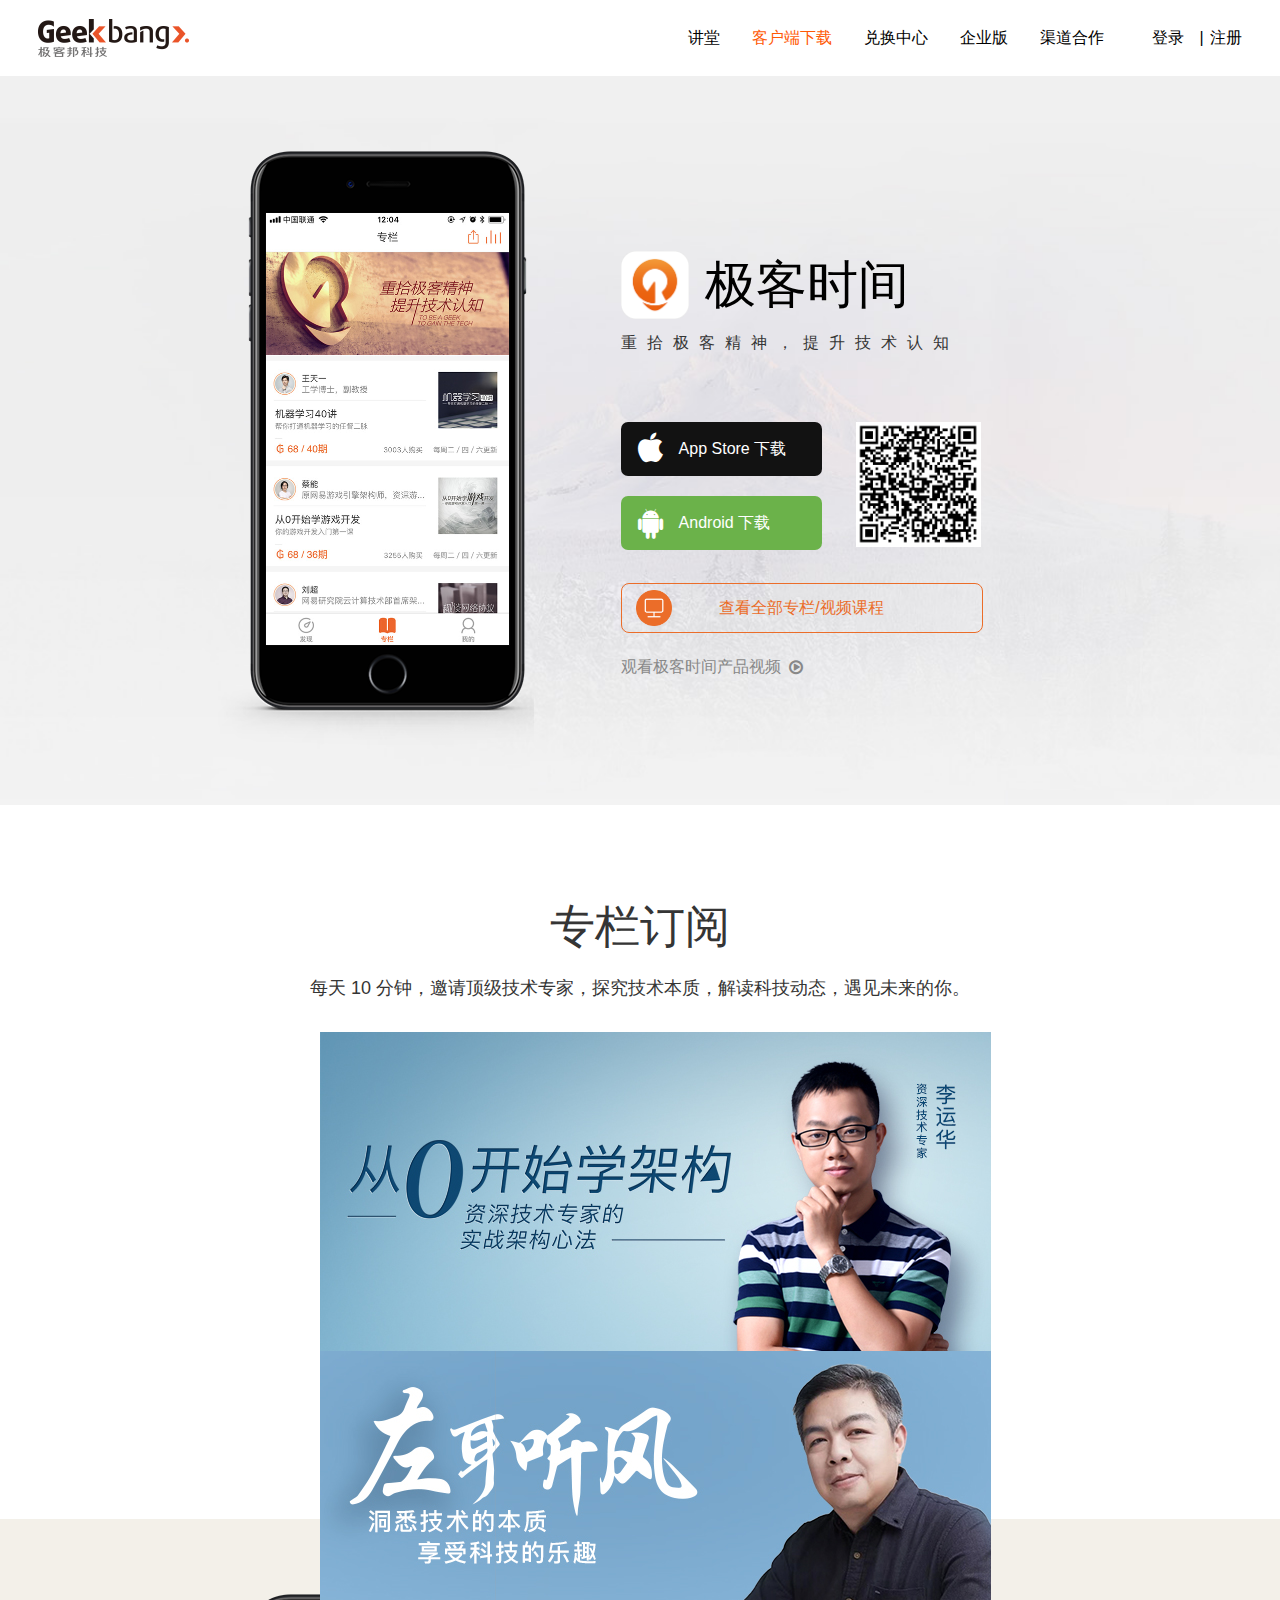
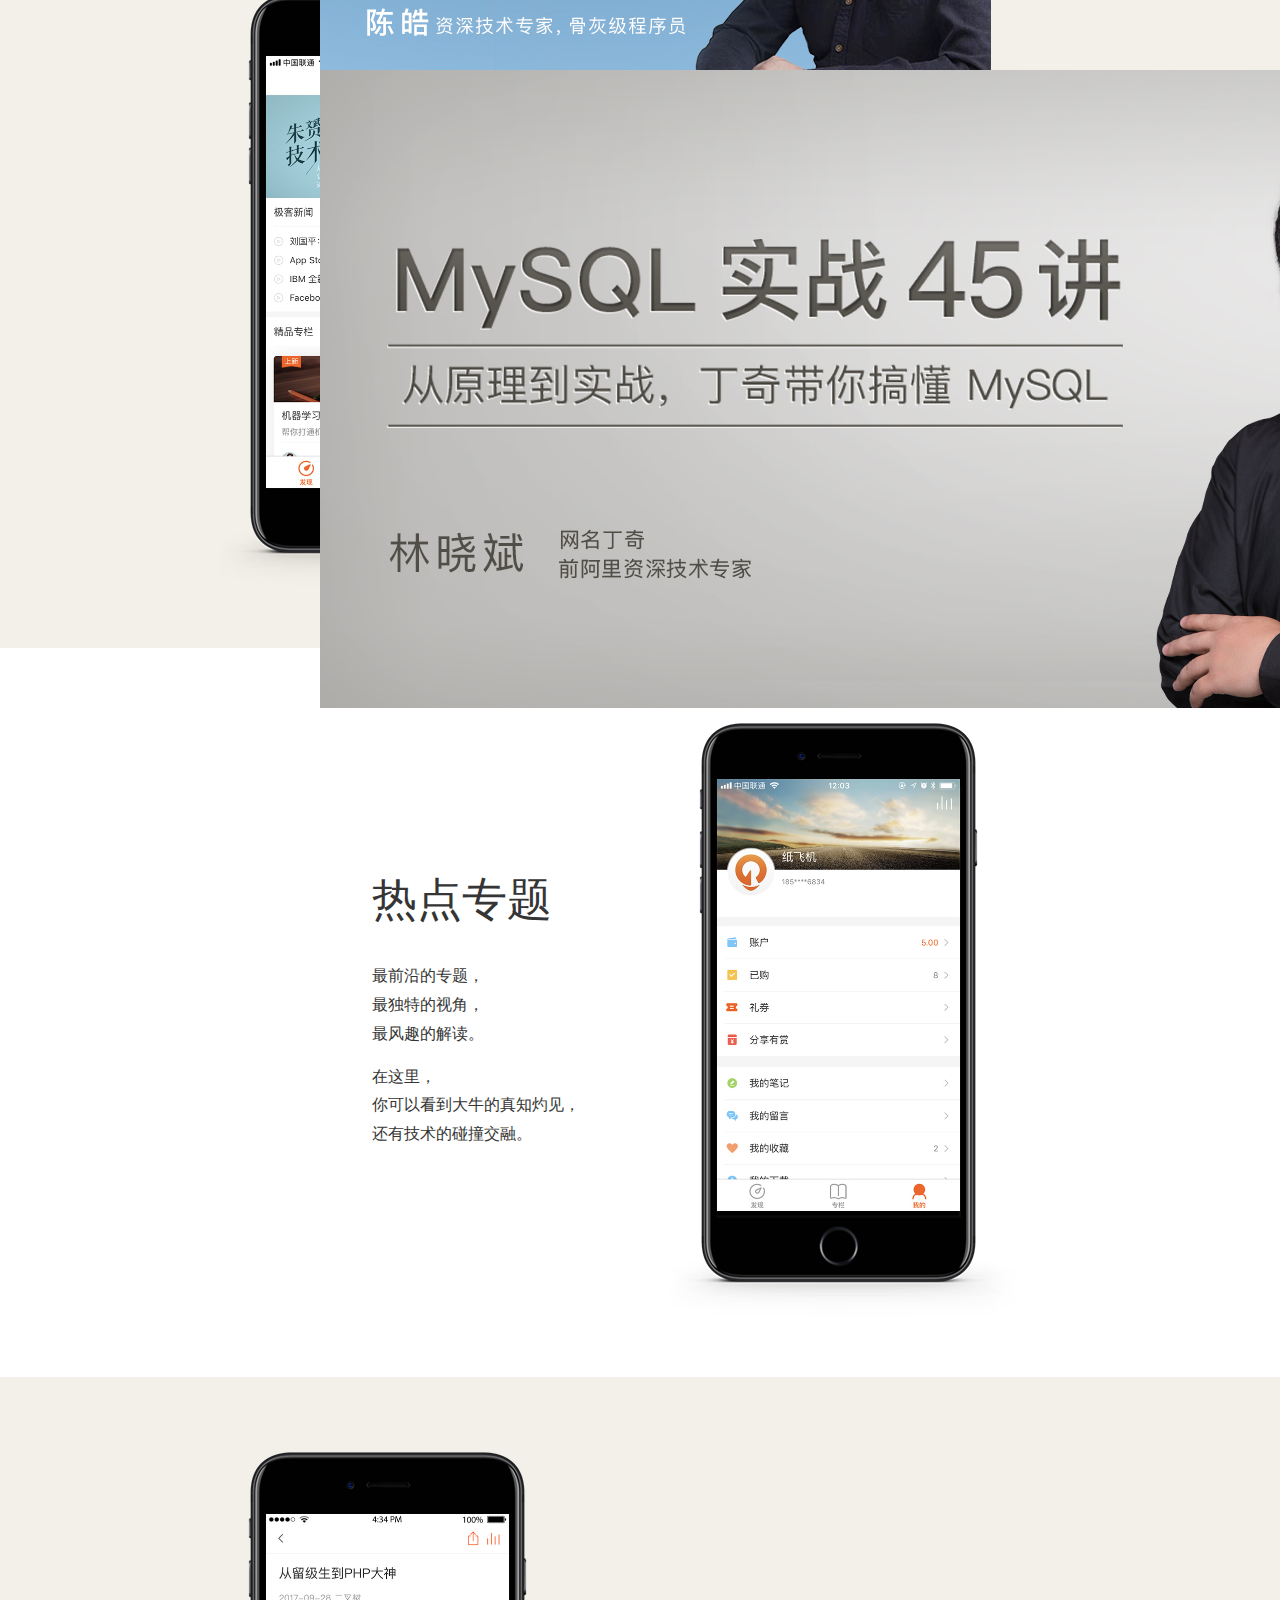
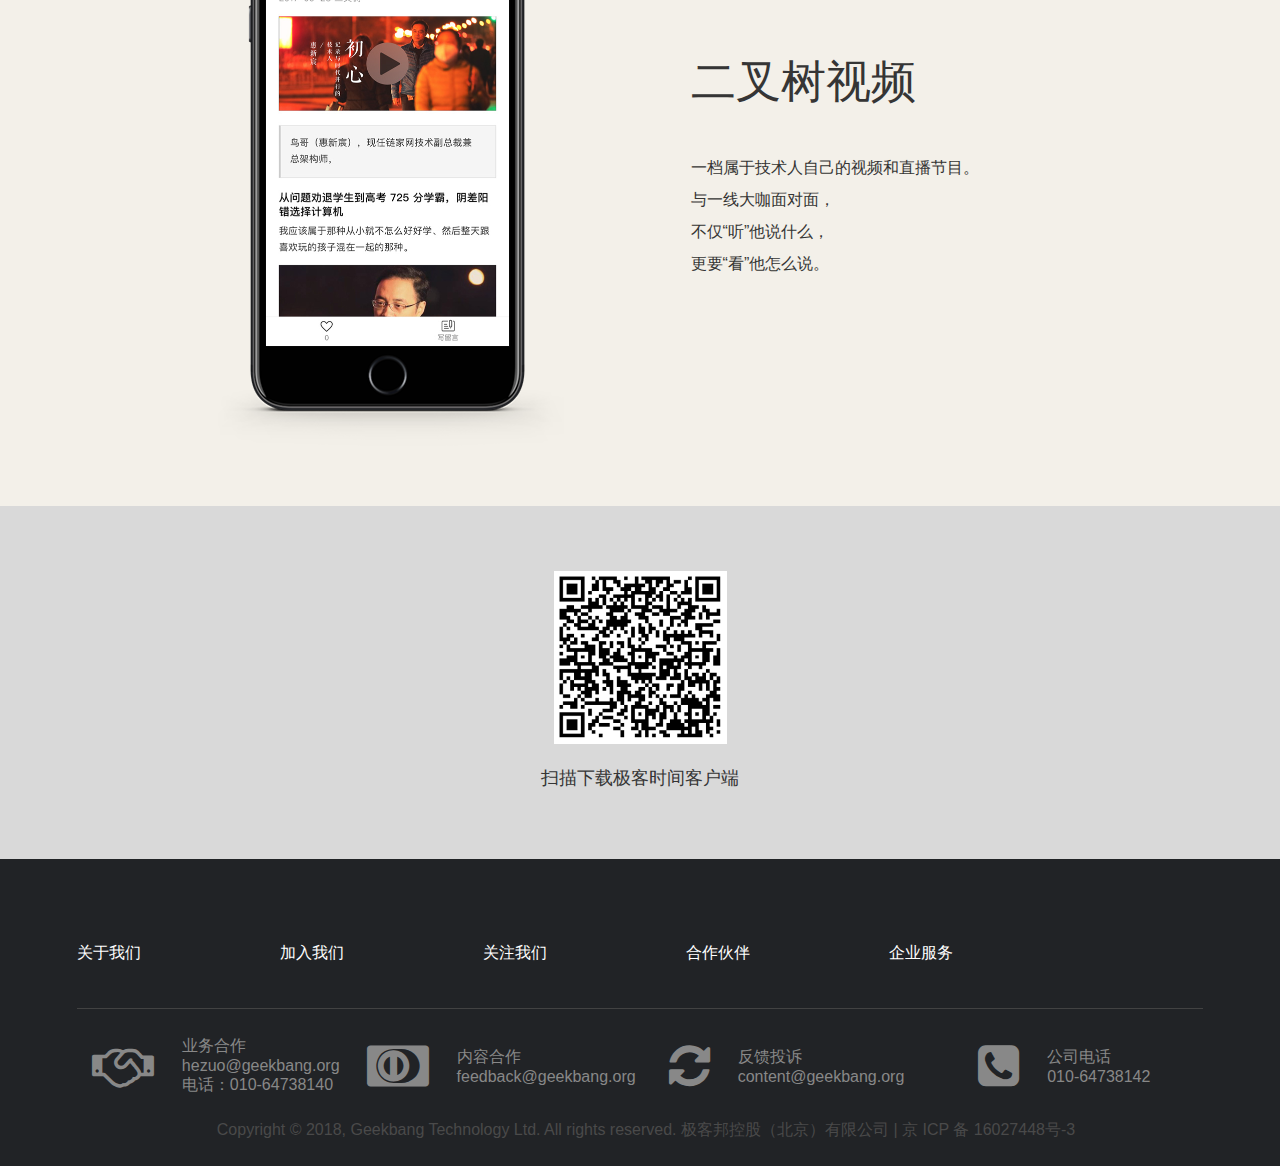
<file: index.html>
<!DOCTYPE html>
<html>

	<head>
		<meta charset="utf-8" />
		<title>极客时间</title>
		<link rel="icon" type="image/png" href="img/logo-white.5ae1846.png" />
		<link rel="stylesheet" type="text/css" href="css/index.css" />
		<link rel="stylesheet" type="text/css" href="css/font-awesome.min.css" />
	</head>

	<body>
		<div class="container">
			<div id="header">
				<div class="header-main">
					<a class="img"></a>
					<div class="navbar">
						<a href="#">讲堂</a>
						<a href="#">
							<span style="color:#ff5a05;">客户端下载</span>
						</a>
						<a href="#">兑换中心</a>
						<a href="#">企业版</a>
						<a href="#">渠道合作</a>
						<span class="navbar-span">					
							<a href="#" id="denglu">登录</a>
							<span >|</span>
						<a href="#" id="register">注册</a>
						</span>
					</div>
				</div>
			</div>
			<div class="main-one">
				<div class="mobile">
					<div class="mobile-main"></div>
				</div>
				<div class="download">
					<div class="download-header">
						<img src="img/logo-white.5ae1846.png" />
						<h1>极客时间</h1>
					</div>
					<p class="download-main">重拾极客精神，提升技术认知</p>
					<div class="download-main2">
						<div class="download-main2-1">
							<a href="" class="download-main2-2">
								<i class="fa fa-apple fa-2x"></i>
								<p>App Store 下载</p>
							</a>
							<a href="" class="download-main2-3">
								<i class="fa fa-android fa-2x"></i>
								<p>Android 下载</p>
							</a>
						</div>
						<img src="img/code.png" />
						<h2>
							<a class="" href="">查看全部专栏/视频课程</a>
						</h2>
					</div>
					<p class="download-main3">
						<a href="img/9940be7a1a232365b916c40d31d1e7d6 (1).mp4">观看极客时间产品视频</a><i class="fa fa-play-circle-o"></i></p>
				</div>
			</div>
			<div class="main-two">
				<h1>专栏订阅</h1>
				<p>每天 10 分钟，邀请顶级技术专家，探究技术本质，解读科技动态，遇见未来的你。</p>
				<div class="main-two1">
					<div class="main-two2">
						<div class="img_div">
							<div class="" id="featured-area">
								<ul>
					
									<li>
										<img src="img/8aa9e41808190ee92885ac10d2d030e8.jpg">
									</li>
									<li>
										<img src="img/03173ebb07347b3bcaf8557f24ed4e1d.jpg">
									</li>
									<li>
										<img src="img/216273057ccf3aac8399e7f5d63897f9.jpg">
									</li>
								</ul>
							</div>
						</div>
					
					</div>
				</div>
				<div class="main-two3">
					<a href="">查看全部</a>
					<a href="">作者入驻</a>
				</div>
			</div>
			<div class="plane">
				<div class="mobile">
					<div class="mobile-maino xinwen"></div>
				</div>
				<div class="download load1">
					<h1>极客新闻</h1>
					<p>每天早上 8 点，<br>朝闻技术天下事。</p>
				</div>
			</div>
			<div class="plane">
				<div class="font">
					<div class="font-one">
						<h1>热点专题</h1>
						<p>最前沿的专题，<br /> 最独特的视角，
							<br /> 最风趣的解读。
						</p>
						<p>在这里，<br /> 
						你可以看到大牛的真知灼见，<br /> 
						还有技术的碰撞交融。
						</p>
					</div>
				</div>
				<div class="mobileo">
						<div class="moblieo-container">
							<img src="img/screenshot3@2x.95b7535.jpg"/>
						</div>
				</div>
			</div>
			<div class="plane">
				<div class="mobile">
					<div class="mobile-maino shiping"></div>
				</div>
				<div class="download load1">
					<h1>二叉树视频</h1>
					<p>一档属于技术人自己的视频和直播节目。<br />
与一线大咖面对面，<br />
不仅“听”他说什么，<br />
更要“看”他怎么说。</p>
				</div>
			</div>
			<div class="wrap">
				 <img src="img/code.png"/>
				 <p>扫描下载极客时间客户端</p>
			</div>
			<div class="footer">
				<div class="footer-bian">
					<div class="footer-header">
						<a href="">关于我们</a>
						<a href="">加入我们</a>
						<a href="">关注我们</a>
						<a href="">合作伙伴</a>
						<a href="">企业服务</a>
					</div>
					<div class="footer-main">
						<div class="footer-maino">
							<i class="fa fa-handshake-o fa-3x"></i>
							<p>业务合作<br />
hezuo@geekbang.org<br />
电话：010-64738140</p>
						</div>
						<div class="footer-maino">
							<i class="fa fa-cc-diners-club fa-3x"></i>
							<p>内容合作<br />
								feedback@geekbang.org<br /></p>
						</div>
						<div class="footer-maino">
							<i class="fa fa-refresh fa-3x"></i>
							<p>反馈投诉<br />
content@geekbang.org</p>
						</div>
						<div class="footer-maino">
							<i class="fa fa-phone-square fa-3x"></i>
							<p>公司电话<br />
010-64738142</p>
						</div>
					</div>
					<p>Copyright © 2018, Geekbang Technology Ltd. All rights reserved. 极客邦控股（北京）有限公司 | 京 ICP 备 16027448号-3</p>
				</div>
			</div>
		</div>
		<script src="js/index.js"></script>
		<script src="https://www.jq22.com/jquery/jquery-1.10.2.js"></script>
		<script src="js/jquery.easing.1.3.js"></script>
		<script src="js/jquery.roundabout.min.js"></script>
		<script type="text/javascript">
			$(document).ready(function() {
				$('#featured-area ul').roundabout({
					autoplay: true,
					autoplayDuration: 4000,
					easing: 'easeOutInCirc',
					duration: 600,
					enableDrag: true
				});
				
				$('#featured-area2 ul').roundabout({
			
					easing: 'easeOutInCirc',
					duration: 600,
					enableDrag: true
				});
			});
		</script>
	</body>

</html>
</file>
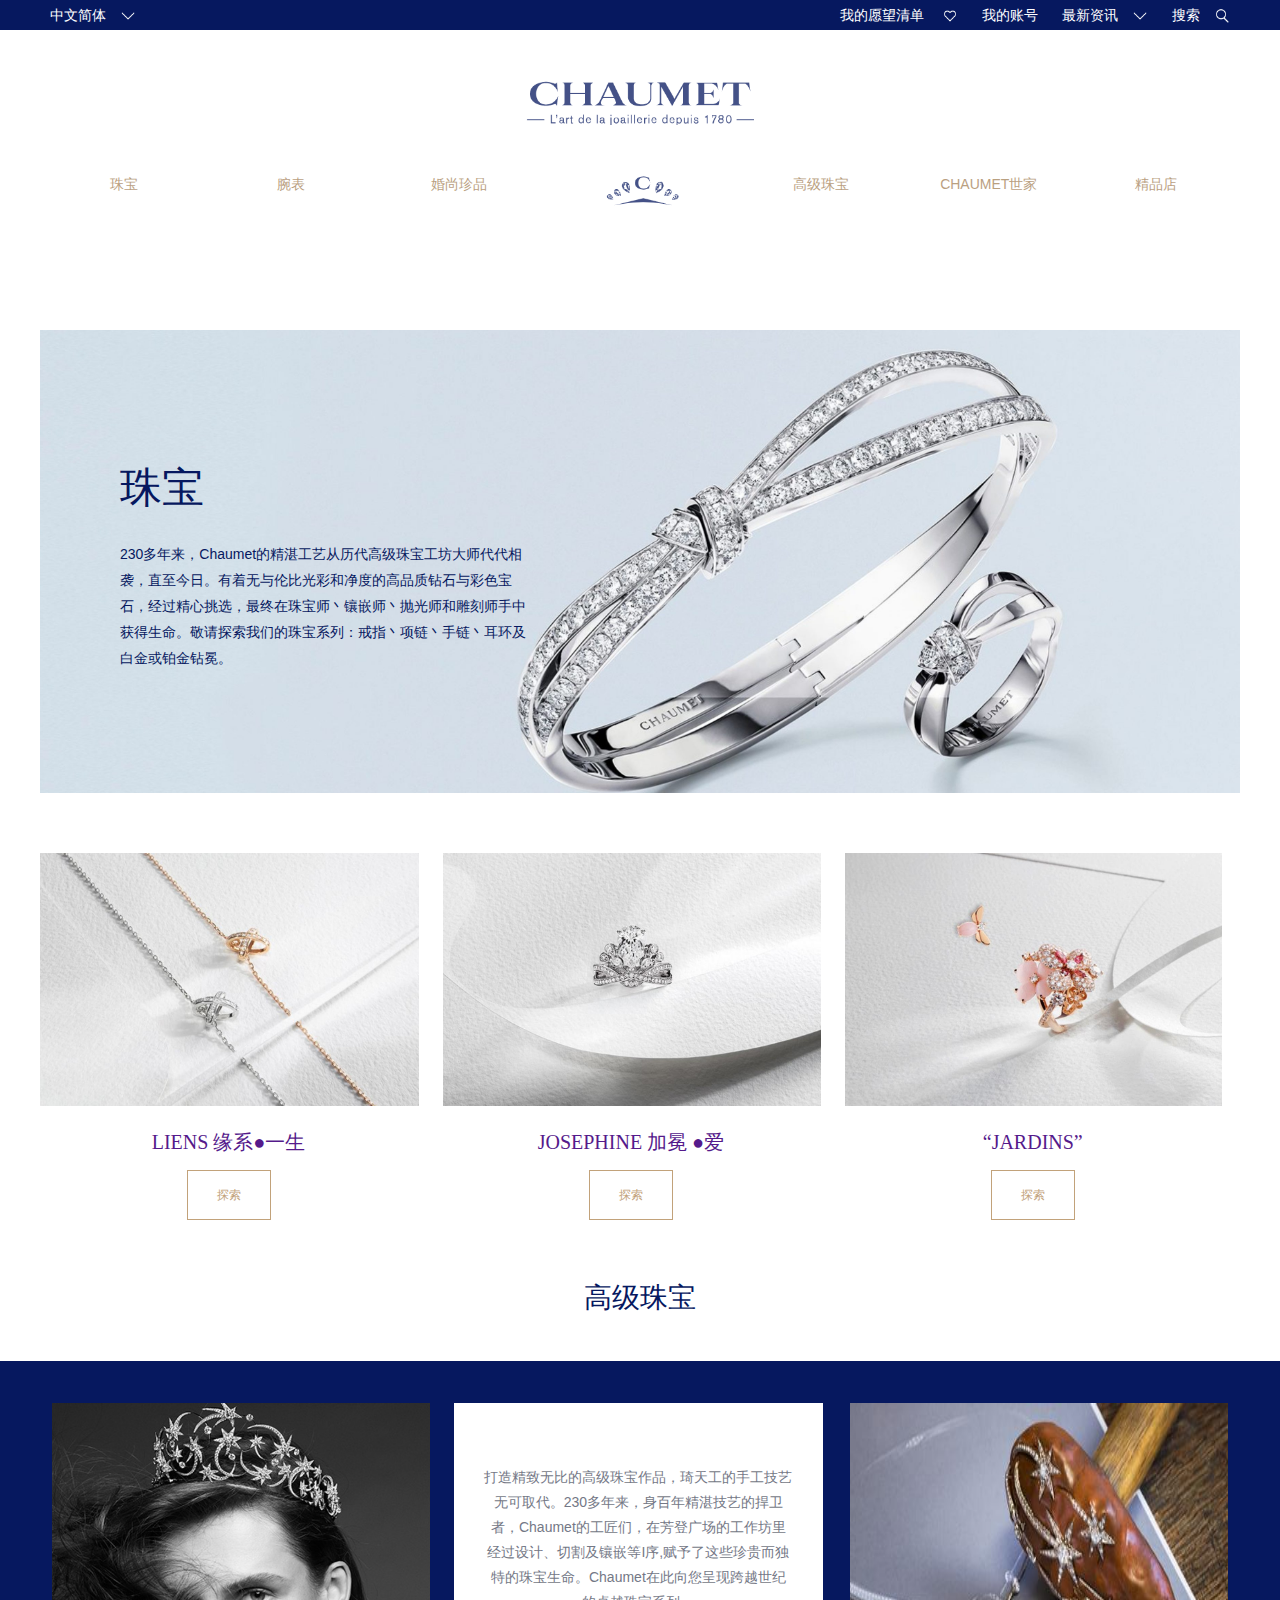
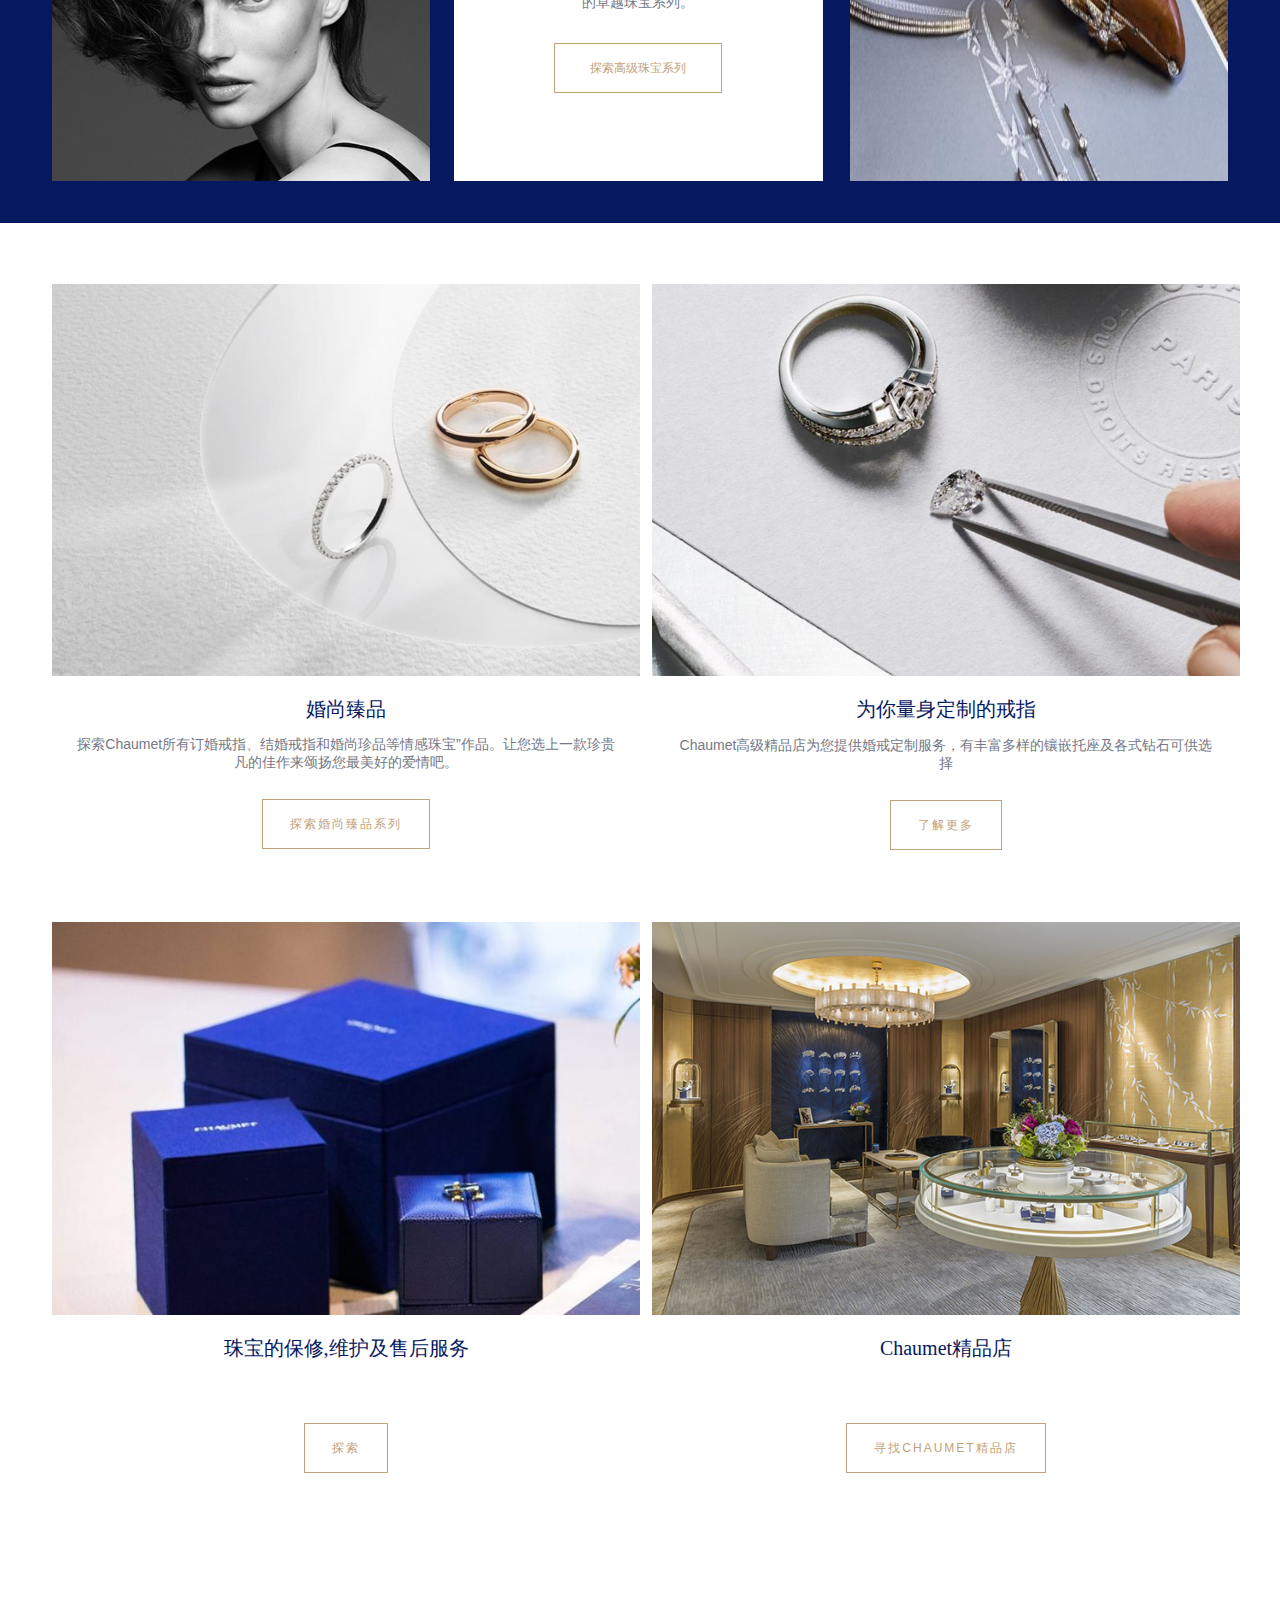
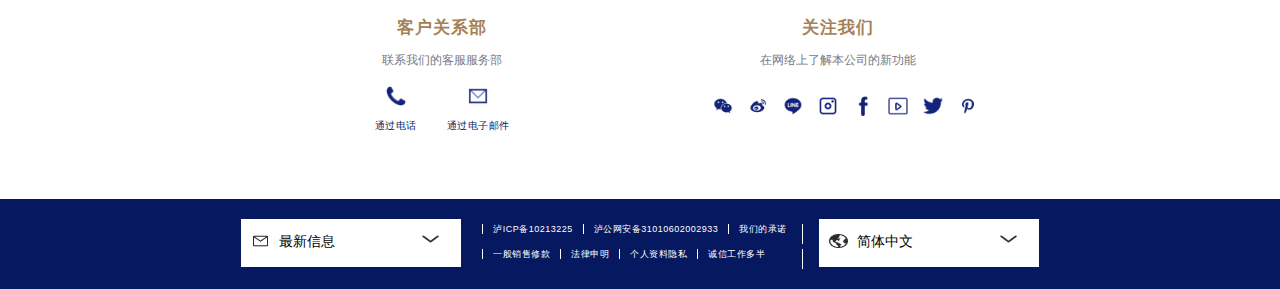
<file: jewels.html>
<!DOCTYPE html>
<html lang="en">

<head>
    <meta charset="UTF-8">
    <meta name="viewport" content="width=device-width, initial-scale=1.0">
    <meta http-equiv="X-UA-Compatible" content="ie=edge">
    <link rel="stylesheet" href="css/jewels.css">
    <title>饰品</title>
</head>

<body>
    <div class="app">
        <header class="headerLarge">
            <div class="max-box">
                <div class="middleFrame">
                    <div class="nav-left">
                        <div class="">中文简体
                            <div class="simplified">
                                <img src="img/向下 箭头.png" alt="">
                            </div>
                        </div>

                    </div>
                    <div class="nav-right">
                        <span><a href="">我的愿望清单</a> <img src="img/心.png" alt=""></span>
                        <span><a href="">我的账号</a> </span>
                        <span><a href="">最新资讯</a><img src="img/向下 箭头.png" alt=""> </span>
                        <span><a href="">搜索</a><img src="img/搜索.png" alt=""> </span>
                    </div>
                </div>
                <div class="headerContent" id="xidTop">
                    <div class="header-box">
                        <div class="headerContentImg">
                            <img src="img/20191012132753.png" alt="">
                        </div>
                        <div class="listOne">
                            <ul class="headerList">
                                <li ><a href="">珠宝</a></li>
                                <li ><a href="">腕表</a></li>
                                <li><a href="" >婚尚珍品</a></li>
                                <li><img src="img/20191013144827.png" alt=""></li>

                                <li><a href="">高级珠宝</a></li>
                                <li><a href="">CHAUMET世家</a></li>
                                <li><a href="">精品店</a></li>
                            </ul>
                        </div>
                    </div>
                </div>
        </header>
        <!-- ------------------------------------------------------------------------------ -->
        <main>
            <div>
                <div class="mainOne">
                    <div class="mainTwo">
                        <div class="mainThree">
                            <h1>珠宝</h1>
                            <p>230多年来，Chaumet的精湛工艺从历代高级珠宝工坊大师代代相袭，直至今日。有着无与伦比光彩和净度的高品质钻石与彩色宝石，经过精心挑选，最终在珠宝师丶镶嵌师丶抛光师和雕刻师手中获得生命。敬请探索我们的珠宝系列：戒指丶项链丶手链丶耳环及白金或铂金钻冕。
                            </p>
                        </div>
                    </div>
                </div>
                <div class="strate">
                    <div>
                        <a href="">
                            <div><img src="img/shoulian1.jpeg" alt=""></div>
                            <div class="explain">
                                <h2>LIENS 缘系●一生</h2>
                                <span>探索</span>
                            </div>
                        </a>
                    </div>
                    <div class="in">
                        <a href="" class="">
                            <div><img src="img/shoulian2.jpeg" alt=""></div>
                            <div class="explain">
                                <h2>JOSEPHINE 加冕 ●爱</h2>
                                <span>探索 </span>
                            </div>
                        </a>
                    </div>
                    <div>
                        <a href="">
                            <div><img src="img/shoulian3.jpeg" alt=""></div>
                            <div class="explain">
                                <h2>“JARDINS” </h2>
                                <span>探索</span>
                            </div>
                        </a>
                    </div>
                </div>
                <div class="senior">
                    <div>
                        <h2 id="seniorBox">高级珠宝</h2>
                    </div>
                </div>
                <div class="exploreAdvanced">
                    <div class="col">
                        <div class="exploreAdvancedBox">
                            <div>
                                <div class="les">
                                    <img src="img/haut.jpg" alt="">
                                </div>
                            </div>
                            <div class="les">
                                <div class="Les">
                                    <p>打造精致无比的高级珠宝作品，琦天工的手工技艺无可取代。230多年来，身百年精湛技艺的捍卫者，Chaumet的工匠们，在芳登广场的工作坊里经过设计、切割及镶嵌等I序,赋予了这些珍贵而独特的珠宝生命。Chaumet在此向您呈现跨越世纪
                                        的卓越珠宝系列。</p>
                                    <span>探索高级珠宝系列</span>
                                </div>
                            </div>
                            <div>
                                <div class="les">
                                    <img src="img/sfmenu_lesciels-515x255-515x255.jpg" alt="">
                                </div>
                            </div>
                        </div>
                    </div>
                </div>
                <div class="marg">
                    <div>
                        <div class="marriage">
                            <div class="marriag">
                                <a href="">
                                    <div><img src="img/wide1712x1140.jpeg" alt=""></div>
                                    <div class="u">
                                        <h2>婚尚臻品</h2>
                                        <div>
                                            <p>探索Chaumet所有订婚戒指、结婚戒指和婚尚珍品等情感珠宝”作品。让您选上一款珍贵
                                                凡的佳作来颂扬您最美好的爱情吧。</p>
                                        </div>
                                        <div class="uu"> <span>探索婚尚臻品系列</span></div>
                                    </div>
                                </a>
                            </div>
                            <div class="marriag">
                                <a href="">
                                    <div><img src="img/wide-1712x1140.jpeg" alt=""></div>
                                    <div class="u">
                                        <h2>为你量身定制的戒指</h2>
                                        <div class="uuu">
                                            <p>Chaumet高级精品店为您提供婚戒定制服务，有丰富多样的镶嵌托座及各式钻石可供选
                                                择</p>
                                        </div>
                                        <div class="uu">
                                            <div> <span>了解更多</span></div>
                                        </div>
                                    </div>
                                </a>
                            </div>
                        </div>
                    </div>
                </div>
                <div class="marg">
                    <div>
                        <div class="marriage">
                            <div class="marriag">
                                <a href="">
                                    <div><img src="img/bluebox.jpg" alt=""></div>
                                    <div class="u">
                                        <h2>珠宝的保修,维护及售后服务</h2>
                                        <div class="br">

                                        </div>
                                        <div class="uu"><span>探索</span> </div>
                                    </div>
                                </a>
                            </div>
                            <div class="marriag">
                                <a href="">
                                    <div><img src="img/push.jpg" alt=""></div>
                                    <div class="u">
                                        <h2>Chaumet精品店</h2>
                                        <div class="br">

                                        </div>
                                        <div class="uu"> <span>寻找CHAUMET精品店</span></div>
                                    </div>
                                </a>
                            </div>
                        </div>
                    </div>
                </div>
            </div>
        </main>
        <div class="footerTopdiv">
            <div class="topdiv">
                <div>
                    <!-- 第一个div -->
                    <div class="top-left top-width">
                        <p class="left-p1">客户关系部</p>
                        <p class="left-p2">联系我们的客服服务部</p>
                        <div class="left-conter">
                            <div class="left-div1"><a href="">
                                    <img src="img/电话.png" alt="">
                                    <span>通过电话</span>
                                </a></div>
                            <div class="left-div2"><a href="">
                                    <img src="img/邮件.png" alt="">
                                    <span>通过电子邮件</span>

                                </a></div>
                        </div>
                    </div>

                    <!-- 第二个div -->
                    <div class="top-right top-width">
                        <p class="left-p1">关注我们</p>
                        <p class="left-p2">在网络上了解本公司的新功能</p>
                        <div class="right-img">
                            <img src="img/微信.png" alt="">
                            <img src="img/微博.png" alt="">
                            <img src="img/line-fill.png" alt="">
                            <img src="img/相机.png" alt="">
                            <img src="img/f.png" alt="">
                            <img src="img/播放.png" alt="">
                            <img src="img/twitter.png" alt="">
                            <img src="img/Pinterest.png" alt="">
                        </div>
                    </div>
                </div>
            </div>
        </div>
    </div>
    <footer>
        <div class="footer-content">
            <div class="footer-div">
                <div class="footer-button">
                    <div class="move"><img src="img/信封.png" alt=""></div>
                    <div>最新信息</div>
                    <div class="move1"><img src="img/方向.png" alt=""></div>
                </div>
            </div>
            <div class="footer-middle">
                <ul>
                    <li class="li">泸ICP备10213225</li>
                    <li>泸公网安备31010602002933</li>
                    <li>我们的承诺</li>
                    <span>

                    </span>
                </ul>
                <ul>
                    <li>一般销售修款</li>
                    <li>法律申明</li>
                    <li>个人资料隐私</li>
                    <li>诚信工作多半</li>
                </ul>
            </div>
            <div class="footer-div footer-right">
                <div class="footer-button">
                    <div class="move"><img src="img/地球 copy.png" alt=""></div>
                    <div>简体中文</div>
                    <div class="move1"><img src="img/方向.png" alt=""></div>
                </div>
            </div>
        </div>
    </footer>
    </div>
    <script src="js/jewels.js"></script>
</body>

</html>
</file>
<file: css/index.css>
body {
	margin: 0px;
	padding: 0px;
	font-family: Avenir, Helvetica, Arial, sans-serif!important;
}

a {
	text-decoration: none;
}

.container {
	width: 100%;
}

#header {
	width: 100%;
	height: 76px;
	display: flex;
	justify-content: center;
	z-index: 423;
	background: #fff;
}

.header-main {
	width: 94%;
	height: 100%;
	display: flex;
	justify-content: space-between;
}
.img {
	width: 151px;
	height: 100%;
	background: url(../img/logo1.b8d5e40.png) center center no-repeat;
	background-size: 151px 38px;
}

.navbar {
	height: 100%;
	display: flex;
	justify-content: center;
	align-items: center;
}

.navbar a {
	text-decoration: none;
	color: black;
	margin: 8px 16px;
}

.navbar>a:hover {
	color: #ff5a05;
}

.navbar-span {
	font: 300 1em/1.8 PingFang SC, Lantinghei SC, Microsoft Yahei, Hiragino Sans GB, Microsoft Sans Serif, WenQuanYi Micro Hei, Helvetica, sans-serif;
	color: black;
	padding-left: 32px;
	display: flex;
	justify-content: center;
	align-items: center;
}

#denglu {
	margin-left: 0px;
	margin-right: 15px;
}

#register {
	margin-right: 0px;
	margin-left: 6px;
}

.main-one {
	width: 100%;
	height: 594px;
	padding: 75px 0 60px 0;
	background: url(../img/homebg.ec1a3fd.jpg);
	background-size: cover;
	display: flex;
}

.mobile {
	width: 346px;
	height: 594px;
	margin-left: 17%;
	display: flex;
	background: url(../img/mobilebg-black.30c212c.png) no-repeat;
	margin-right: 71px;
	padding-top: 62px;
}

.mobile-main {
	width: 267px;
	height: 432.39px;
	margin-left: 48px;
	background: url(../img/screenshot2@2x.c26a2f7.jpg) no-repeat;
	background-size: 243px 432.39px;
}

.download {
	margin-left: 16px;
	margin-top: 100px;
}

.download-header {
	display: flex;
	align-content: center;
}

.download-header img {
	width: 68px;
	height: 68px;
}

.download-header h1 {
	margin: 0 0 0 16px;
	line-height: 68px;
	text-align: center;
	font-size: 51.34px;
	font-weight: 300;
}

.download-main {
	font-size: 18px;
	letter-spacing: 10px;
	color: #353535;
	font: 300 1em/1.8 PingFang SC, Lantinghei SC, Microsoft Yahei, Hiragino Sans GB, Microsoft Sans Serif, WenQuanYi Micro Hei, Helvetica, sans-serif;
	line-height: 48px;
	margin: 0px;
	padding: 0px;
}

.download-main2 {
	margin-top: 55px;
	display: flex;
	flex-wrap: wrap;
}

.download-main2-1 a {
	width: 199px;
	height: 52px;
	display: flex;
	align-items: center;
	color: #fff;
	border-radius: 7px;
	color: white;
	border: 1px solid transparent;
}

.download-main2-1 {
	margin-right: 34px;
	width: 201px;
	height: 126px;
	color: white;
}

.download-main2-1 a:hover {
	border-color: red;
}

.download-main2-1 a i {
	margin: 0 16px;
}

.download-main2-2 {
	background-color: #121212;
	margin-bottom: 20px;
}

.download-main2 a p {
	font-size: 14px;
	font: 300 1em/1.8 PingFang SC, Lantinghei SC, Microsoft Yahei, Hiragino Sans GB, Microsoft Sans Serif, WenQuanYi Micro Hei, Helvetica, sans-serif;
}

.download-main2-3 {
	background-color: #6bb24a;
}

.download-main2 img {
	width: 125px;
	height: 125px;
}

.download-main2 h2 {
	margin-top: 35px;
	width: 360px;
	height: 48px;
	border: 1px solid #eb6d29;
	border-radius: 8px;
	font-size: 16px;
	font-weight: 400;
	margin-bottom: 0px;
	background: url(../img/computer_logo.png) no-repeat;
	background-size: 36px;
	background-position: 14px;
	text-align: center;
	line-height: 48px;
	color: #eb6d29;
}

.download-main2 h2 a {
	width: 100%;
	height: 100%;
	color: #eb6d29;
}

.download-main3 {
	margin-top: 20px;
	font-size: 19px;
	line-height: 1.1;
	font: 300 1em/1.8 PingFang SC, Lantinghei SC, Microsoft Yahei, Hiragino Sans GB, Microsoft Sans Serif, WenQuanYi Micro Hei, Helvetica, sans-serif;
	color: #888;
	display: flex;

}

.download-main3 i {
	margin-left: 8px;
}

.download-main3 a {
	color: #888;
}

.main-two {
	margin-top: 92px;
	margin-bottom: 82px;
	text-align: center;
}

.main-two h1 {
	text-align: center;
	font-size: 45px;
	font-weight: 400;
	color: #353535;
}

.main-two p {
	margin: 0px;
	color: #353534;
	font: 300 1em/1.8 PingFang SC, Lantinghei SC, Microsoft Yahei, Hiragino Sans GB, Microsoft Sans Serif, WenQuanYi Micro Hei, Helvetica, sans-serif;
	line-height: 62px;
	font-size: 18px;
}

.main-two1 {
	margin: 0 auto;
	
	max-width: 868px;
	margin-bottom: 24px;
}
.main-two3 {
	width: 440px;
	height: 57px;
	margin: 0 auto;
	display: flex;
	background: #fff;
	border-radius: 6px;
}

.main-two3 a {
	width: 174px;
	height: 57px;
	color: #353535;
	font-weight: 400;
	display: flex;
	justify-content: center;
	align-items: center;
	-webkit-box-shadow: 0 1px 16px -6px rgba(0, 0, 0, .6);
}

.main-two3 a:nth-of-type(1) {
	margin-right: 84px;
}

.main-two3 a:nth-of-type(2) {
	color: #ff5a05;
}

.main-two3 img {
	position: absolute;
	left:41.3%;
	top: 260.6%;
	width: 35px;
	border-top-right-radius: 6px;
	cursor: pointer;
}

.plane {
	width: 100%;
	height: 594px;
	padding: 75px 0 60px 0;
	display: flex;
}

.container .plane:nth-of-type(even) {
	background-color: #f3f0e9;
}

.mobile-maino {
	width: 243px;
	height: 432.39px;
	margin-left: 48px;
}

.xinwen {
	background: url(../img/screenshot1@2x.ea1ea4c.jpg) no-repeat;
	background-size: 243px 432.39px;
}

.load1 {
	padding-left: 56px;
	margin: 0;
	margin-top: 200px;
}

.load1 h1 {
	font-weight: 400;
	color: #353535;
	font-size: 45px;
	margin: 0 0 40px 0;
	font-family: PingFang SC, Helvetica Neue, Verdana, Microsoft Yahei, Hiragino Sans GB, Microsoft Sans Serif, WenQuanYi Micro Hei, sans-serif;
}

.load1 p {
	margin-top: 0px;
	margin-bottom: 40px;
	font-size: 18px;
	font: 300 1em/1.8 PingFang SC, Lantinghei SC, Microsoft Yahei, Hiragino Sans GB, Microsoft Sans Serif, WenQuanYi Micro Hei, Helvetica, sans-serif;
	line-height: 32px;
	color: #353534;
}

.font {
	display: flex;
	flex-direction: column;
	justify-content: center;
	flex-basis: 50%;
}

.font-one {
	margin-right: 60px;
	-webkit-box-sizing: border-box;
	margin-left: auto;
}

.font-one h1 {
	font-weight: 400;
	font-size: 45px;
	margin-bottom: 40px;
	line-height: 1;
	color: #353535;
	font-family: PingFang SC, Helvetica Neue, Verdana, Microsoft Yahei, Hiragino Sans GB, Microsoft Sans Serif, WenQuanYi Micro Hei, sans-serif;
}

.font-one p {
	font-size: 18px;
	line-height: 32px;
	color: #353534;
	margin-bottom: 14px;
	font: 300 1em/1.8 PingFang SC, Lantinghei SC, Microsoft Yahei, Hiragino Sans GB, Microsoft Sans Serif, WenQuanYi Micro Hei, Helvetica, sans-serif;
}

.mobileo {
	padding-left: 29px;
}

.shiping {
	background: url(../img/screenshot4@2x.f39272e.jpg) no-repeat;
	background-size: 243px 432.39px;
}

.moblieo-container {
	width: 346px;
	height: 594px;
	background: url(../img/mobilebg-black.30c212c.png);
	background-repeat: no-repeat;
	padding-top: 56px;
}

.moblieo-container img {
	display: block;
	width: 243px;
	height: 432.39px;
	margin-left: 48px;
	background: url(../img/screenshot1@2x.ea1ea4c.jpg) no-repeat;
	background-size: 243px 432.39px;
}

.wrap {
	padding: 65px 0;
	text-align: center;
	background-color: #d9d9d9;
}

.wrap img {
	width: 173px;
	height: 173px;
}

.wrap p {
	color: #353535;
	line-height: 1;
	margin-bottom: 0;
	font: 300 1em/1.8 PingFang SC, Lantinghei SC, Microsoft Yahei, Hiragino Sans GB, Microsoft Sans Serif, WenQuanYi Micro Hei, Helvetica, sans-serif;
	margin-top: 18px;
	font-size: 18px;
}
.footer{
	width: 100%;
	background-color: #212326;
}
.footer-bian{
	max-width: 1200px;
	margin: 0 auto;
	width: 88vw;
}
.footer-header{
	padding-bottom: 40px;
	padding-top: 80px;
	display: flex;
	border-bottom: 1px solid #424242;
	justify-content: space-between;
	padding-right: 250px;
	font: 300 1em/1.8 PingFang SC,Lantinghei SC,Microsoft Yahei,Hiragino Sans GB,Microsoft Sans Serif,WenQuanYi Micro Hei,Helvetica,sans-serif;
}
.footer-header a:hover{
	color: #ff5a05;
}
.footer-header a{
	color: #fff;

}
.footer-main{
	color: #888;
	padding-top: 27px;
	display: flex;
	
}
.footer-maino{
	display: flex !important;
	justify-content: center;
	flex-basis: 25%;
	padding: 0 12px 24px 12px;
	align-items: center;
}
i{
	margin-right: 16px;
	display: flex !important;
	align-items: center;
	
}
.footer-maino p{
	margin: 0px;
	padding:0 0 0 12px;
	color: #888 !important;
}
.footer-bian >p{
	color: #4a4a4a;
	font-weight: 400;
	text-align: center;
	padding: 0 0 25px 12px;
	margin: 0;
}

/* 轮播图 */
html {
    overflow-x: hidden;
}

body,
div,
dl,
dt,
dd,
ul,
ol,
li,
h1,
h2,
h3,
h4,
h5,
h6,
pre,
form,
input,
textarea,
p,
th,
td {
    margin: 0;
    padding: 0;
}



button,
img,
em {
    border: 0;
}

img {
    vertical-align: middle;
}

li,
ul {
    list-style: none;
}

i {
    font-style: normal;
}

a {
    text-decoration: none;
    outline: none;
}

a:hover {
    text-decoration: none;
}

input,
textarea {
    outline: none;
}

em,
i {
    font-style: normal;
    font-weight: normal;
}

table {
    border-collapse: collapse;
    border-spacing: 0;
}

label {
    display: block;
}

.fl {
    float: left;
}

.fr {
    float: right;
}

.block {
    display: block;
}

.inline-block {
    display: inline-block;
}

.img_div {
	margin: 0 auto;
	position: relative;
	top: 13px;
}

#featured-area {
    height: 337px;
    width: 640px;
    margin: 0px auto 0
}

.roundabout-holder {
    list-style: none;
    width: 500px;
    height: 300px;
    margin: 0 auto
}

.roundabout-moveable-item {
    font-size: 12px!important;
    height: 270px;
    width: 450px;
    cursor: pointer;
    padding: 5px;
    /* border: 1px solid #aaa; */
    -webkit-border-radius: 5px;
    -moz-border-radius: 5px;
    background: #f9f9f9
}

.roundabout-moveable-item img {
    height: 100%;
    width: 100%;
    background-color: #fff;
    margin: 0
}

.roundabout-in-focus {
    cursor: auto
}

.roundabout-in-focus:hover {
    -webkit-box-shadow: 0 0 20px #787878;
    -moz-box-shadow: 0 0 20px #787878;
    background: #f9f9f9
}

.roundabout-holder span {
    display: none
}

.roundabout-in-focus:hover span {
    display: inline;
    position: absolute;
    bottom: 5px;
    right: 5px;
    padding: 8px 20px;
    background: #f9f9f9;
    color: #36c;
    z-index: 999;
    -webkit-border-top-left-radius: 5px;
    -moz-border-radius-topleft: 5px;
    border-left: 1px solid #aaa;
    border-top: 1px solid #aaa
}

.roundabout a:active,
.roundabout a:focus,
.roundabout a:visited {
    outline: 0;
    text-decoration: none
}

.roundabout li {
    margin: 0
}
</file>
<file: css/jewels.css>
body{
    padding:0px;
    margin: 0 auto;
    font-family: "Encode Sans",Helvetica,Arial,sans-serif;
}
.app{
    font-size: 14px;
    margin:0px auto;
    font-family: Arial,"微软雅黑","宋体";
}
header{
    height: 230px;
    font-weight: 500;
    
}
.max-box{
    width: 100%;
    margin:0px auto;
   
}

.middleFrame{
   
    background-color: #06185f;
    height: 24px;
    padding:3px 50px;
    color: #fff;
    margin-bottom: 30px;
    line-height: 24px;
    
}
.nav-left{
    display: inline-block;
}
.nav-right,.simplified{
    float: right;
}
.middleFrame a{
    color: #fff;
    text-decoration: none;
}
.middleFrame img{
    position:relative;
    top:4px;
    width: 16px;
    height:16px;
    padding-left: 14px;
}
.nav-right span{
    margin-left: 20px;
}
.headerContent{
    background: #fff;
    width: 100%;
    z-index:100;
}
.header-box{
    background: #fff;
    opacity:0.75;
    text-align: center;
}
.headerContent img{
    width: 238px;
    height: 45px;
}
.headerContentImg{
    text-align: center;
    height: 45px;
    padding: 20px 50px 50px 50px;
    margin: 0 auto;
}
.listOne{
    padding:0 40px 20px 40px;
    
}
.headerList{
    list-style: none;
    display: flex;
    justify-content: center;
    margin: 0 auto;
    padding: 0;
    height: 34px;
    justify-content: space-between;
    line-height: 34px;
    
}
.headerList li{
    width: 100%;
    height: 18px;
    line-height: 18px;
}

.headerList a{
    text-decoration: none;
    color: #a48156;
}
.headerList img{
    width: 80px;
    height: 32px;
    margin :0 55px 0 60px;
}
main{
    margin: 0 auto;
    margin-top: 50px;
}
.mainOne{
    margin: 0 auto;
    padding: 25px 40px;  
    
}
.mainTwo{
    height:463px ;
    background-image: url(../img/sponsored-liens-3-9197-3472x1390.jpeg);
    background-size: 100%;
}
main>div{
    padding: 25px 0;
}
.mainTwo{
    width: 100%;
}                    
.mainThree{
    width:34%;
    margin:0 80px;
    position: relative;
    top: 130px;
    color: #06185f;
}
.mainThree h1{
    margin: 0 0 25px 0;
    font-size: 42px;
    font-weight: 500; 
    font-family: "Times New Roman",Times,serif;
}
.mainThree p{
    line-height: 26px;
}
.strate{
    padding: 35px 40px;
    height: 419px;
    display: flex;
    padding-bottom: 5px;
}
.strate>div{
    padding-bottom: 30px;
}
.in{
    padding: 0px 24px;
}
.strate a{
    text-decoration: none;
}
.strate img{
    max-width:102% ;
    height: 253px;
}
.explain{
    width: 89%;
    padding: 20px;
    height: 91px;
    text-align: center;
}
.explain h2{
    font-size: 20px;
    line-height: 26px;
    font-family: "Libre Baskerville","Times New Roman",Times,serif;
    font-weight: 500;
    display: block;
    margin: 0;
    text-align: center;
}
.explain span{
    width: 28px;
    height: 14px;
    border:1px solid #c2a27a;
    color: #c2a27a;
    background-color: transparent;
    padding: 17px 27px;
    font-size: 12px;
    line-height: 14px;
    text-transform: uppercase;
    margin: 15px auto 0 auto;
    display: block;
}
.senior{
    margin: 0 auto;
    height: 49px;
    text-align: center;
    padding: 5px;
}
#seniorBox{
    font-size: 28px;
    line-height: 32px;
    font-family: "Libre Baskerville","Times New Roman",Times,serif;
    font-weight: 500;
    display: block;
    color: #06185f;
    margin: 0;
}
.exploreAdvanced{
    padding: 25px 0;
    height: 438px;
    margin-bottom: 25px;
}
.exploreAdvanced>div{
    
    margin: 0 auto;
    padding:30px 40px
}
.col{
    
    background-color: #06185f;
}
.exploreAdvanced img{
    max-width: 100%; 
    min-height: 378px;
    overflow:hidden;
    
}
.exploreAdvancedBox{
    display: flex;
}

.les{
    width: 378px;
    height: 378px;
    padding: 12px;
}
.Les{
    width: 83%;
    height: 84%;
    background: white;
    padding: 30px;
    max-width: 98%;
    text-align: center;
    
}
.Les p{
    margin: 0;
    line-height: 25px;
    font-size: 14px;
    color: #747886;
    text-align: center;
    position: relative;
    top: 10%;
    font-family: "Encode Sans",Helvetica,Arial,sans-serif;
}
.Les span{
    color: #c2a27a;
    background-color: transparent;
    padding: 17px 27px;
    font-size: 12px;
    line-height: 14px;
    text-transform: uppercase;
    border: 1px solid #c2a27a;
    display: block;
    position: relative;
    top: 19%;
    width: 112px;
    margin: 0 auto;
}
.marg{
    padding: 5px 0;
}
.marg>div{
    padding: 30px 40px;
}
.marg a{
    text-decoration: none;
    font-size: 14px;
}
.marriage{
    display: flex;
    text-align: center;
}
.marriage img{
    max-width: 100%;
    display: block;
}
.marriag{
    width: 50%;
    color: #06185f;
    padding-left: 12px;
}
.marriage h2{
    margin: 0;
    color: #06185f;
    font-size: 20px;
    line-height: 26px;
    font-family: "Libre Baskerville","Times New Roman",Times,serif;
    font-weight: 500;
    display: block;
}
.uuu{
    margin: 15px 0 20px 0;
}
.u{
    padding: 20px;
}
.u p{
    color: #747886;
}
.u span{
    border: 1px solid #c2a27a ;
    color: #c2a27a;
    padding: 17px 27px;
    font-size: 12px;
    line-height: 14px;
    text-align: center;
    letter-spacing: 2px;
}
.uu{
    margin-top: 43px !important;
}
.br{
    padding-top: 35px;
   
}
.footerTopdiv{
    margin: 0 auto;
    margin-top: 40px;
}
.topdiv{  
    padding: 40px 40px 0 40px;
    width: auto;
    text-align: center;
}
.topdiv>div{ 
    justify-content: center;
    display: flex;
}
.left-p1{
    color: #a48156;
    margin: 0;
    line-height: 25px;
    font-family: "Encode Sans",Helvetica,Arial,sans-serif;
    text-transform: uppercase;
    font-size: 17px;
    letter-spacing: .05em;
    font-weight: 600;
}
.left-p2{
    font-size: 12px;
    margin-bottom: 15px;
    color: #747886;
}
.left-conter{
    display: flex;
    justify-content: center;
}
.left-div1{
    margin-right: 15px;
}
.left-div2{
    margin-left: 15px;
}
.left-conter a{
    margin-right: 15px;
    text-decoration: none;
    color: #06185f;
}
.left-conter img{
    width:24px;
    height: 24px;
    margin-bottom: 8px;
}
.left-conter span{
    display: block;
    font-size: 10px;
    letter-spacing: .5px;
    font-family: Arial,"微软雅黑","宋体";

}
.right-img{
    display: flex;
    text-align: center;
    justify-content: center;
    padding-top: 12px;

}
.right-img img{
    display: block;
    width:20px;
    margin-left: 15px;
    height: 20px;
    
}
.top-width{
    width: 33%;
}
footer{
    background-color: #06185f;
}
.footer-div{
    margin-right: 15px;
}
.footer-button{
    padding: 10px;
    color: black;
    width: 200px;
    font-size: 14px;
    line-height: 24px;
    text-align: left;
    border-bottom: 1px solid #06185f;
    border-left: 1px solid #06185f;
    border-right: 1px solid #06185f;
    display: flex;
    background: #fff;
    color: black;
    
}
.footer-button img{
    width: 19px;
    height: 14px;
    line-height:24px ;
    margin-right: 9px;

}
.footer-content{
    margin-top: 50px;
    padding: 20px;
    color: #fff;
    display: flex;
    justify-content: center;
}
.footer-middle ul{
    display: flex;
    list-style-type: none;
    margin: 5px 0 0 0;
    padding: 0 5px;
    border-right: 1px solid #fff;
    text-align: center;
}
.footer-middle li{
    border-left: 1px solid #fff;
    font-family: "Encode Sans",Helvetica,Arial,sans-serif;
    text-transform: uppercase;
    letter-spacing: .5px;
    font-size: 9px;
    line-height: 10px;
    padding: 0 10px;
    display: inline-block;
    vertical-align: top;
    margin-bottom: 10px;
}

.footer-right{
    margin-left: 15px;
    margin-right: 0;
  
}
.move{
    line-height: 28px;
}
.move1{
    /* float: right; */
    /* display: inline-block;
    position: relative;
    right: 0px; */
    margin-left: 86px;
}
</file>
